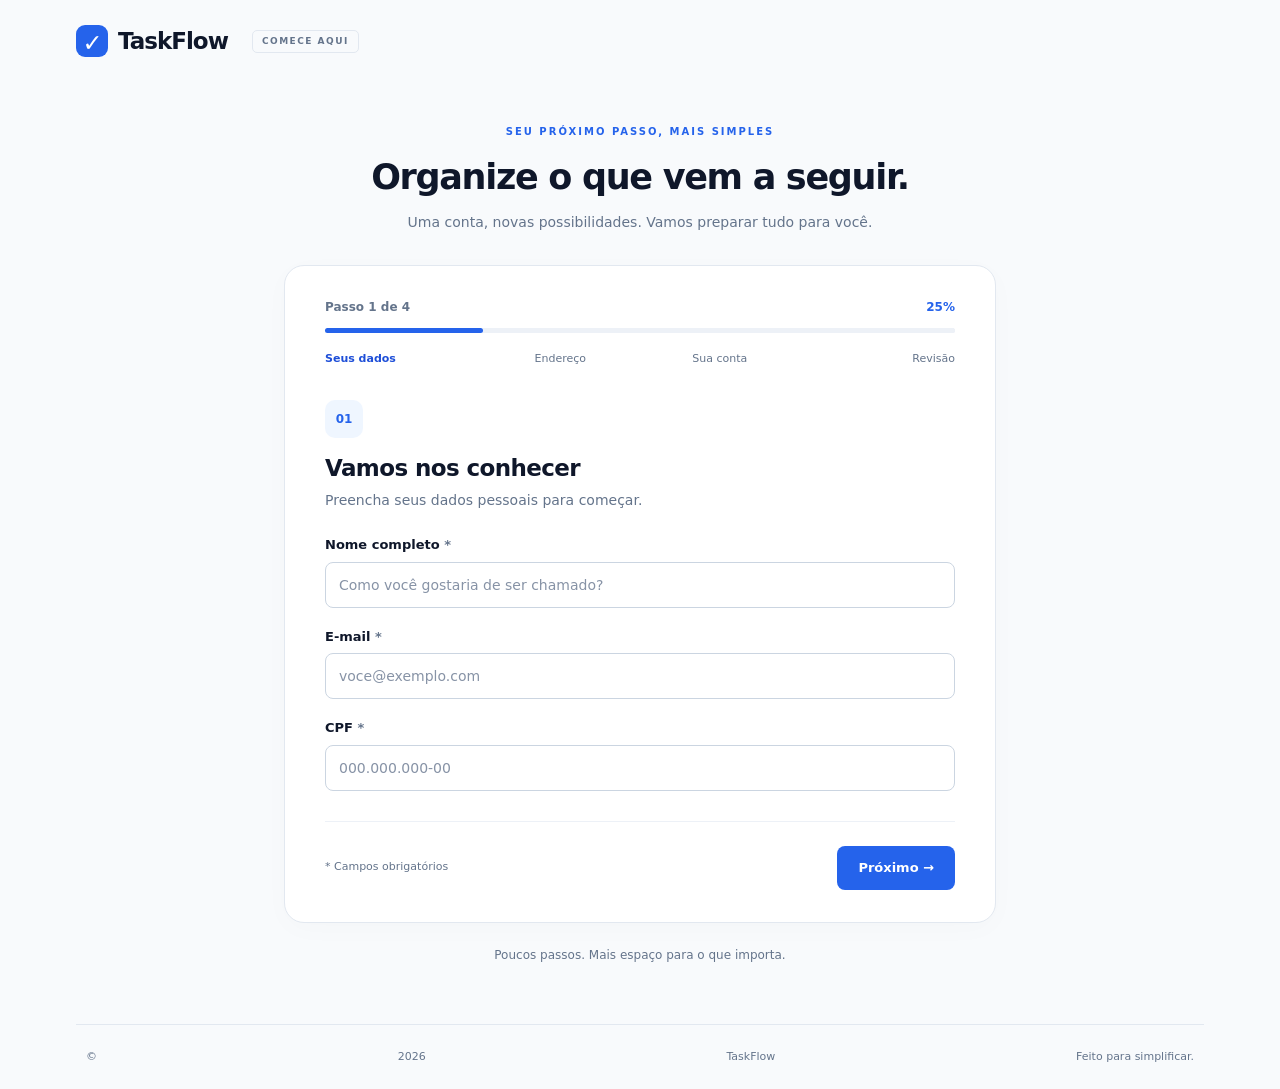
<file: cadastro.html>
<!doctype html>
<html lang="pt-BR">
<head><meta charset="UTF-8"><meta name="viewport" content="width=device-width, initial-scale=1"><meta name="description" content="Configure sua conta TaskFlow em quatro etapas simples."><title>TaskFlow · Vamos começar</title><link rel="stylesheet" href="style.css"><script src="validation.js" defer></script><script src="script.js" defer></script></head>
<body>
<header class="brand"><a href="./" aria-label="TaskFlow, início"><span class="logo">✓</span> TaskFlow<span class="badge">COMECE AQUI</span></a></header>
<main>
  <div class="intro"><span class="eyebrow">SEU PRÓXIMO PASSO, MAIS SIMPLES</span><h1>Organize o que vem a seguir.</h1><p>Uma conta, novas possibilidades. Vamos preparar tudo para você.</p></div>
  <section class="card" aria-label="Cadastro em etapas">
    <div class="progress-head"><span id="step-label" aria-live="polite">Passo 1 de 4</span><span id="percent">25%</span></div>
    <progress id="progress" max="4" value="1" aria-label="Progresso do cadastro"></progress>
    <ol class="stepper"><li>Seus dados</li><li>Endereço</li><li>Sua conta</li><li>Revisão</li></ol>
    <form id="flow" novalidate>
      <section data-step="0"><span class="section-icon" aria-hidden="true">01</span><h2 tabindex="-1">Vamos nos conhecer</h2><p class="description">Preencha seus dados pessoais para começar.</p><div class="fields">
        <div class="field"><label for="name">Nome completo <span>*</span></label><input id="name" name="name" autocomplete="name" maxlength="120" placeholder="Como você gostaria de ser chamado?" required><small id="name-error" class="error"></small></div>
        <div class="field"><label for="email">E-mail <span>*</span></label><input id="email" name="email" type="email" autocomplete="email" maxlength="254" placeholder="voce@exemplo.com" required><small id="email-error" class="error"></small></div>
        <div class="field"><label for="cpf">CPF <span>*</span></label><input id="cpf" name="cpf" inputmode="numeric" maxlength="14" placeholder="000.000.000-00" required><small id="cpf-error" class="error"></small></div>
      </div></section>
      <section data-step="1" hidden><span class="section-icon" aria-hidden="true">02</span><h2 tabindex="-1">Onde você está?</h2><p class="description">Informe seu endereço. Todos os campos são obrigatórios.</p><div class="fields">
        <div class="field"><label for="cep">CEP <span>*</span></label><input id="cep" name="cep" autocomplete="postal-code" inputmode="numeric" maxlength="9" placeholder="00000-000" required><small id="cep-error" class="error"></small></div>
        <div class="field"><label for="street">Rua ou avenida <span>*</span></label><input id="street" name="street" autocomplete="address-line1" maxlength="180" placeholder="Nome da sua rua" required><small id="street-error" class="error"></small></div>
        <div class="field"><label for="number">Número <span>*</span></label><input id="number" name="number" maxlength="20" placeholder="Ex.: 123 ou S/N" required><small id="number-error" class="error"></small></div>
      </div></section>
      <section data-step="2" hidden><span class="section-icon" aria-hidden="true">03</span><h2 tabindex="-1">Seu acesso, protegido</h2><p class="description">Escolha uma senha exclusiva para sua conta.</p><div class="fields">
        <div class="field"><label for="password">Senha <span>*</span></label><div class="password-wrap"><input id="password" name="password" type="password" autocomplete="new-password" maxlength="128" required><button id="toggle-password" type="button" aria-controls="password confirm" aria-pressed="false">Mostrar</button></div><small class="hint" id="password-hint">Use ao menos 8 caracteres, uma letra e um número.</small><small id="password-error" class="error"></small></div>
        <div class="field"><label for="confirm">Confirmar senha <span>*</span></label><input id="confirm" name="confirm" type="password" autocomplete="new-password" maxlength="128" required><small id="confirm-error" class="error"></small></div>
      </div><p class="notice">Sua senha fica apenas nesta sessão e não é salva no navegador.</p></section>
      <section data-step="3" hidden><span class="section-icon" aria-hidden="true">04</span><h2 tabindex="-1">Tudo certo por aqui?</h2><p class="description">Confira suas informações antes de finalizar.</p><div id="summary"></div><p class="notice">Demonstração local: finalizar confirma o fluxo neste navegador. Nenhum dado será enviado a um servidor.</p></section>
      <div class="actions"><button type="button" id="back" class="secondary">← Voltar</button><span class="required-note">* Campos obrigatórios</span><button type="submit" id="next" class="primary">Próximo <span aria-hidden="true">→</span></button></div>
    </form>
    <section id="success" hidden aria-live="polite"><div class="success-icon">✓</div><h2 tabindex="-1">Tudo pronto!</h2><p>Seu fluxo foi concluído com sucesso.</p><p class="description">Esta é uma demonstração local. Sua conta não foi criada em um servidor.</p><button id="restart" class="primary" type="button">Iniciar novo cadastro</button></section>
  </section>
  <p class="footer-note">Poucos passos. Mais espaço para o que importa.</p>
</main><footer>© <span id="year"></span> TaskFlow <span>Feito para simplificar.</span></footer>
</body></html>
</file>
<file: style.css>
:root{font-family:Inter,ui-sans-serif,system-ui,-apple-system,BlinkMacSystemFont,"Segoe UI",sans-serif;color:#0f172a;background:#f8fafc;font-synthesis:none;line-height:1.5}*{box-sizing:border-box}body{margin:0}button,input{font:inherit}button,a,input{-webkit-tap-highlight-color:transparent}button{cursor:pointer}button:focus-visible,a:focus-visible{outline:3px solid #2563eb;outline-offset:4px}[hidden]{display:none!important}.brand{height:88px;max-width:1200px;margin:auto;padding:24px 36px}.brand a{display:inline-flex;align-items:center;gap:10px;font-size:23px;letter-spacing:-1px;font-weight:750;text-decoration:none;color:inherit}.logo{display:grid;place-items:center;background:#2563eb;color:white;width:32px;height:32px;border-radius:9px;font-size:24px}.badge{margin-left:14px;padding:4px 9px;border:1px solid #e2e8f0;border-radius:5px;font-size:9px;letter-spacing:1.5px;color:#64748b;font-weight:600}main{max-width:760px;margin:30px auto 60px;padding:0 24px}.intro{text-align:center;margin-bottom:32px}.eyebrow{font-size:10px;letter-spacing:2px;font-weight:700;color:#2563eb}h1{font-size:clamp(26px,4vw,35px);letter-spacing:-1.3px;line-height:1.2;margin:14px 0}.intro p,.description{color:#64748b;font-size:14px}.card{background:white;border:1px solid #e2e8f0;border-radius:20px;box-shadow:0 6px 28px #0f172a05;padding:32px 40px}.progress-head{display:flex;justify-content:space-between;font-size:12px;font-weight:600;color:#64748b}#percent{color:#2563eb}progress{appearance:none;width:100%;height:5px;display:block;border:0;border-radius:9px;margin:12px 0 18px;background:#edf1f7}progress::-webkit-progress-bar{background:#edf1f7;border-radius:9px}progress::-webkit-progress-value{background:#2563eb;border-radius:9px;transition:width .2s}progress::-moz-progress-bar{background:#2563eb}.stepper{display:grid;grid-template-columns:repeat(4,1fr);list-style:none;padding:0;margin:0 0 32px;gap:8px;font-size:11px;color:#64748b}.stepper li:last-child{text-align:right}.stepper li:nth-child(2),.stepper li:nth-child(3){text-align:center}.stepper [aria-current]{color:#1d4ed8;font-weight:700}.stepper .done{color:#047857}.section-icon{display:inline-grid;place-items:center;width:38px;height:38px;border-radius:10px;background:#eff6ff;color:#2563eb;font-size:12px;font-weight:700}h2{font-size:23px;letter-spacing:-.6px;margin:13px 0 5px;outline:none}.description{margin:0 0 24px}.fields{display:grid;gap:19px}.field label{display:block;font-size:13px;font-weight:600;margin-bottom:7px}.field label span{color:#64748b}.field input{width:100%;height:46px;border:1px solid #cbd5e1;border-radius:8px;background:white;padding:0 13px;color:#0f172a;font-size:14px;outline:none}.field input::placeholder{color:#8793a6}.field input:focus{border-color:#2563eb;box-shadow:0 0 0 3px #2563eb1a}.field input[aria-invalid=true]{border-color:#dc2626}.error{display:block;font-size:12px;color:#b91c1c;margin-top:5px}.error:empty{display:none}.hint{display:block;font-size:12px;color:#64748b;margin-top:7px}.actions{display:flex;align-items:center;gap:12px;border-top:1px solid #edf1f7;margin-top:30px;padding-top:24px}.primary,.secondary{min-height:44px;border-radius:8px;padding:10px 20px;font-size:13px;font-weight:600;border:1px solid transparent}.primary{background:#2563eb;color:white;display:inline-flex;gap:20px;align-items:center;justify-content:center}.primary:hover{background:#1d4ed8}.secondary{background:white;border-color:#e2e8f0;color:#475569}.secondary:hover{background:#f1f5f9}.required-note{font-size:11px;color:#64748b;margin-right:auto}.actions #back[hidden]+.required-note{margin-right:auto}.footer-note{text-align:center;color:#64748b;font-size:12px;margin-top:23px}body>footer{border-top:1px solid #e2e8f0;max-width:1128px;margin:auto;padding:24px 10px;display:flex;justify-content:space-between;color:#64748b;font-size:11px}.password-wrap{position:relative}.password-wrap input{padding-right:90px}.password-wrap button{position:absolute;right:8px;top:7px;height:32px;background:#f1f5f9;border:0;border-radius:5px;color:#475569;font-size:11px;padding:0 10px}.notice{background:#f1f5f9;color:#475569;font-size:12px;padding:14px;border-radius:8px;margin-top:22px}.summary-group{border:1px solid #e2e8f0;border-radius:10px;padding:16px;margin:12px 0}.summary-group header{display:flex;justify-content:space-between;align-items:center;font-size:13px;font-weight:650}.edit{background:transparent;color:#1d4ed8;border:0;font-size:12px;padding:5px}dl{margin-bottom:0}dl div{display:grid;grid-template-columns:110px 1fr;gap:10px;font-size:13px;margin:8px 0}dt{color:#64748b}dd{margin:0;overflow-wrap:anywhere}#success{text-align:center;padding:30px 0}.success-icon{background:#ecfdf5;color:#047857;font-size:32px;border-radius:50%;width:66px;height:66px;display:grid;place-items:center;margin:auto}#success .primary{margin-top:14px}@media(max-width:540px){.brand{padding:20px 22px;height:74px}.badge{display:none}main{padding:0 16px;margin-top:18px}.intro{margin-bottom:24px}.intro p{max-width:280px;margin:12px auto}.card{padding:24px 20px;border-radius:16px}.required-note{display:none}.actions{justify-content:space-between}.actions #next{margin-left:auto}.stepper{font-size:10px;gap:3px}body>footer{margin:0 22px}.primary,.secondary{padding:10px 15px}dl div{grid-template-columns:85px 1fr}}
</file>
